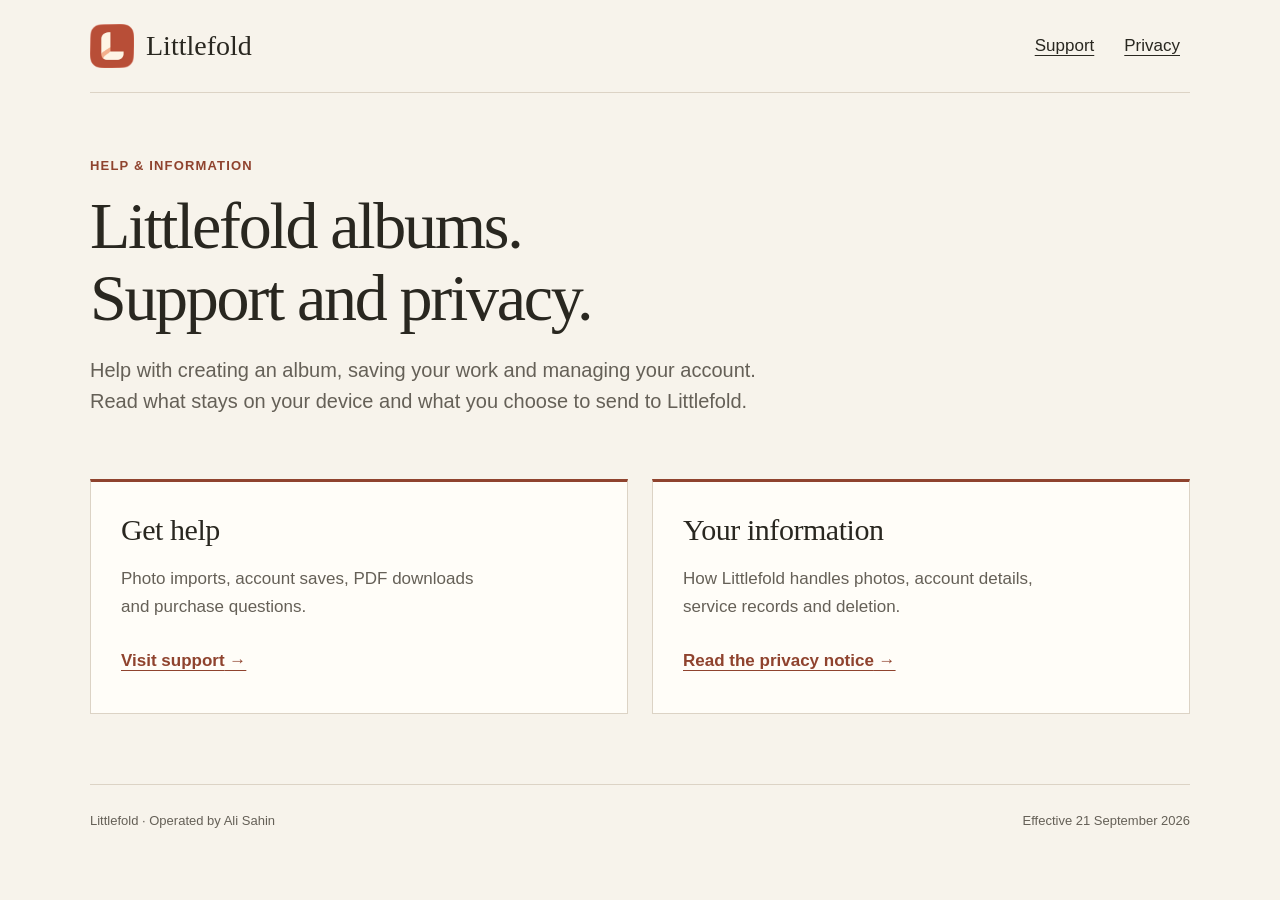
<file: index.html>
<!doctype html>
<html lang="en">
<head>
  <meta charset="utf-8">
  <meta name="viewport" content="width=device-width, initial-scale=1">
  <meta name="referrer" content="no-referrer">
  <meta http-equiv="Content-Security-Policy" content="default-src 'none'; style-src 'self'; img-src 'self'; base-uri 'none'; form-action 'none'">

  <meta name="description" content="Help with Littlefold albums, account saves and PDFs, and an explanation of how your information is handled.">
  <title>Littlefold — Support & privacy</title>
  <link rel="icon" href="brand/littlefold.png" type="image/png">
  <link rel="stylesheet" href="styles.css">
</head>
<body>
  <a class="skip" href="#main">Skip to content</a>

  <header class="shell site-header">
    <a class="brand" href="index.html"><img src="brand/littlefold.png" alt="" width="44" height="44"><span>Littlefold</span></a>
    <nav aria-label="Main navigation"><a href="support.html">Support</a><a href="privacy.html">Privacy</a></nav>
  </header>
  <main id="main" class="shell" tabindex="-1"><div class="hero">
  <p class="eyebrow">Help &amp; information</p>
  <h1>Littlefold albums.<br>Support and privacy.</h1>
  <p class="lead">Help with creating an album, saving your work and managing your account. Read what stays on your device and what you choose to send to Littlefold.</p>
</div>
<div class="cards">
  <section class="card">
    <h2>Get help</h2>
    <p>Photo imports, account saves, PDF downloads and purchase questions.</p>
    <a href="support.html">Visit support <span aria-hidden="true">&nbsp;→</span></a>
  </section>
  <section class="card">
    <h2>Your information</h2>
    <p>How Littlefold handles photos, account details, service records and deletion.</p>
    <a href="privacy.html">Read the privacy notice <span aria-hidden="true">&nbsp;→</span></a>
  </section>
</div>
</main>
  <footer class="shell site-footer"><p>Littlefold · Operated by Ali Sahin</p><p>Effective 21 September 2026</p></footer>
</body>
</html>
</file>
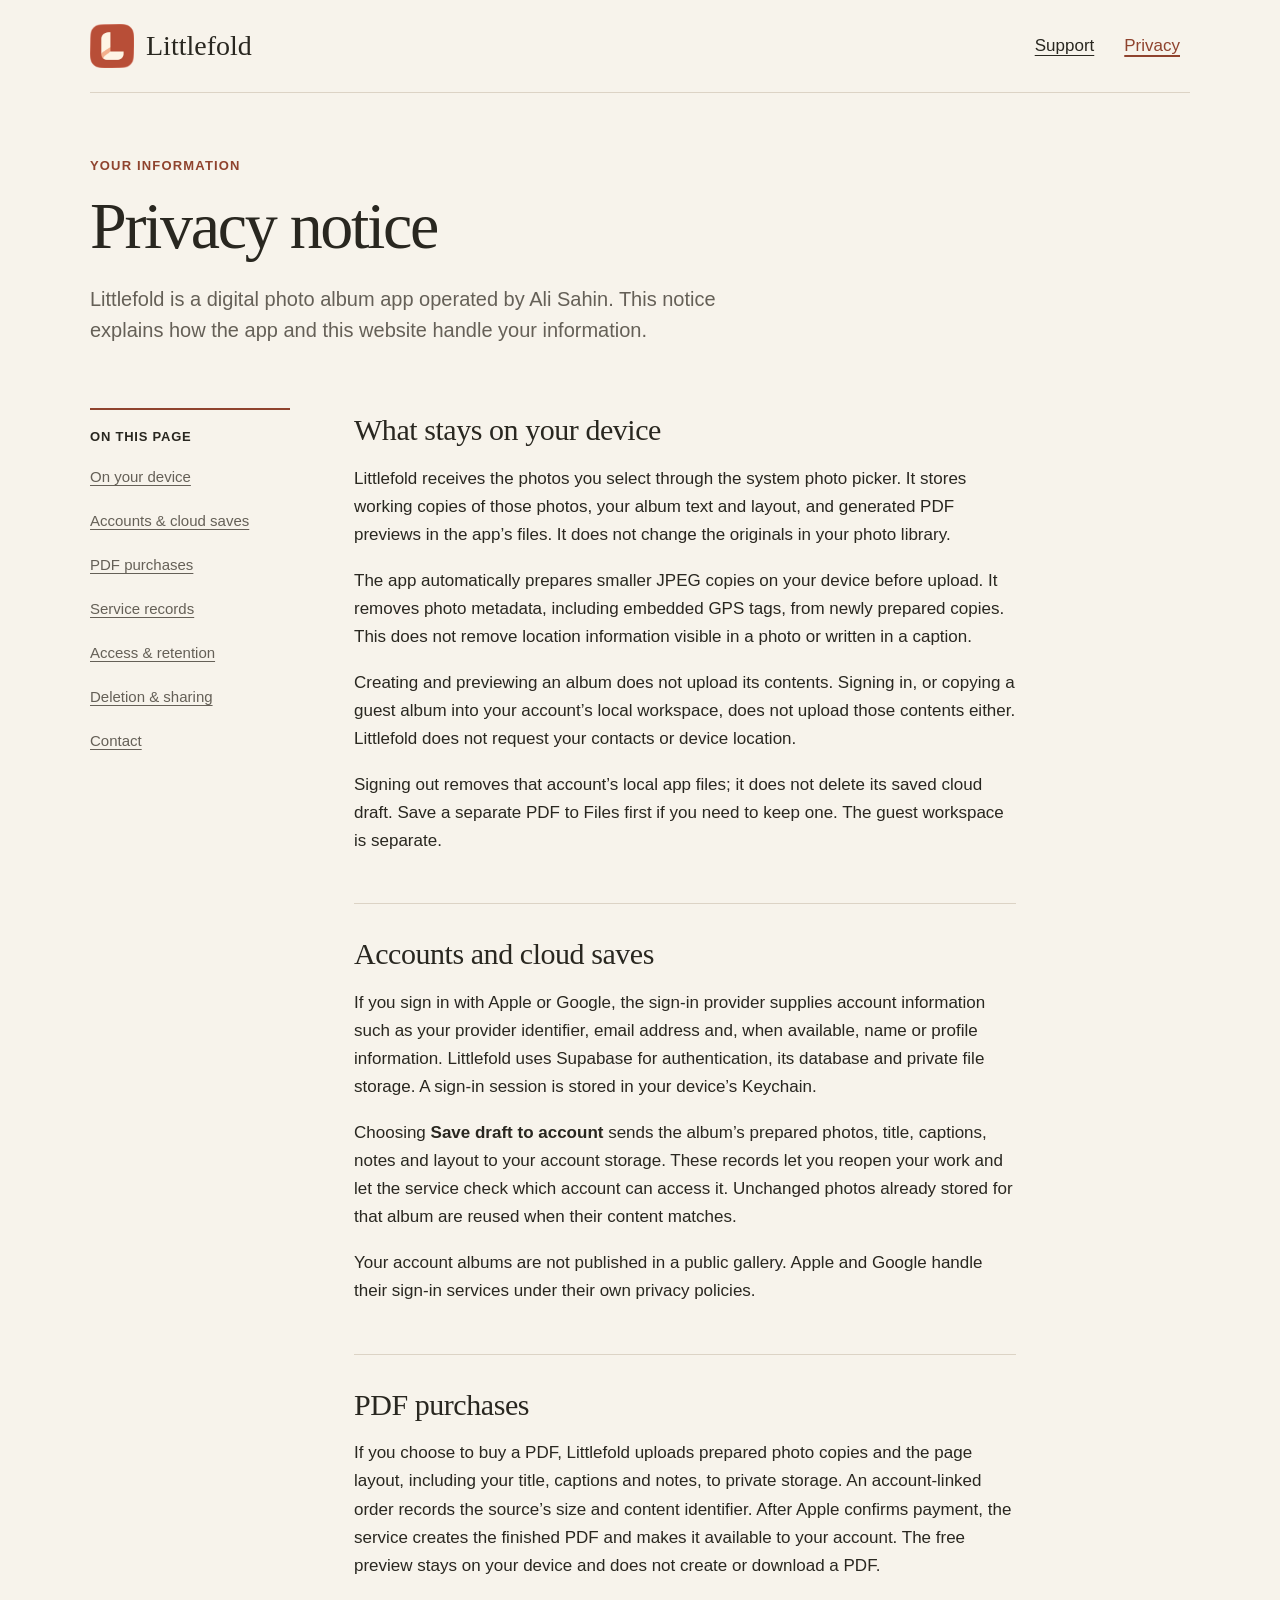
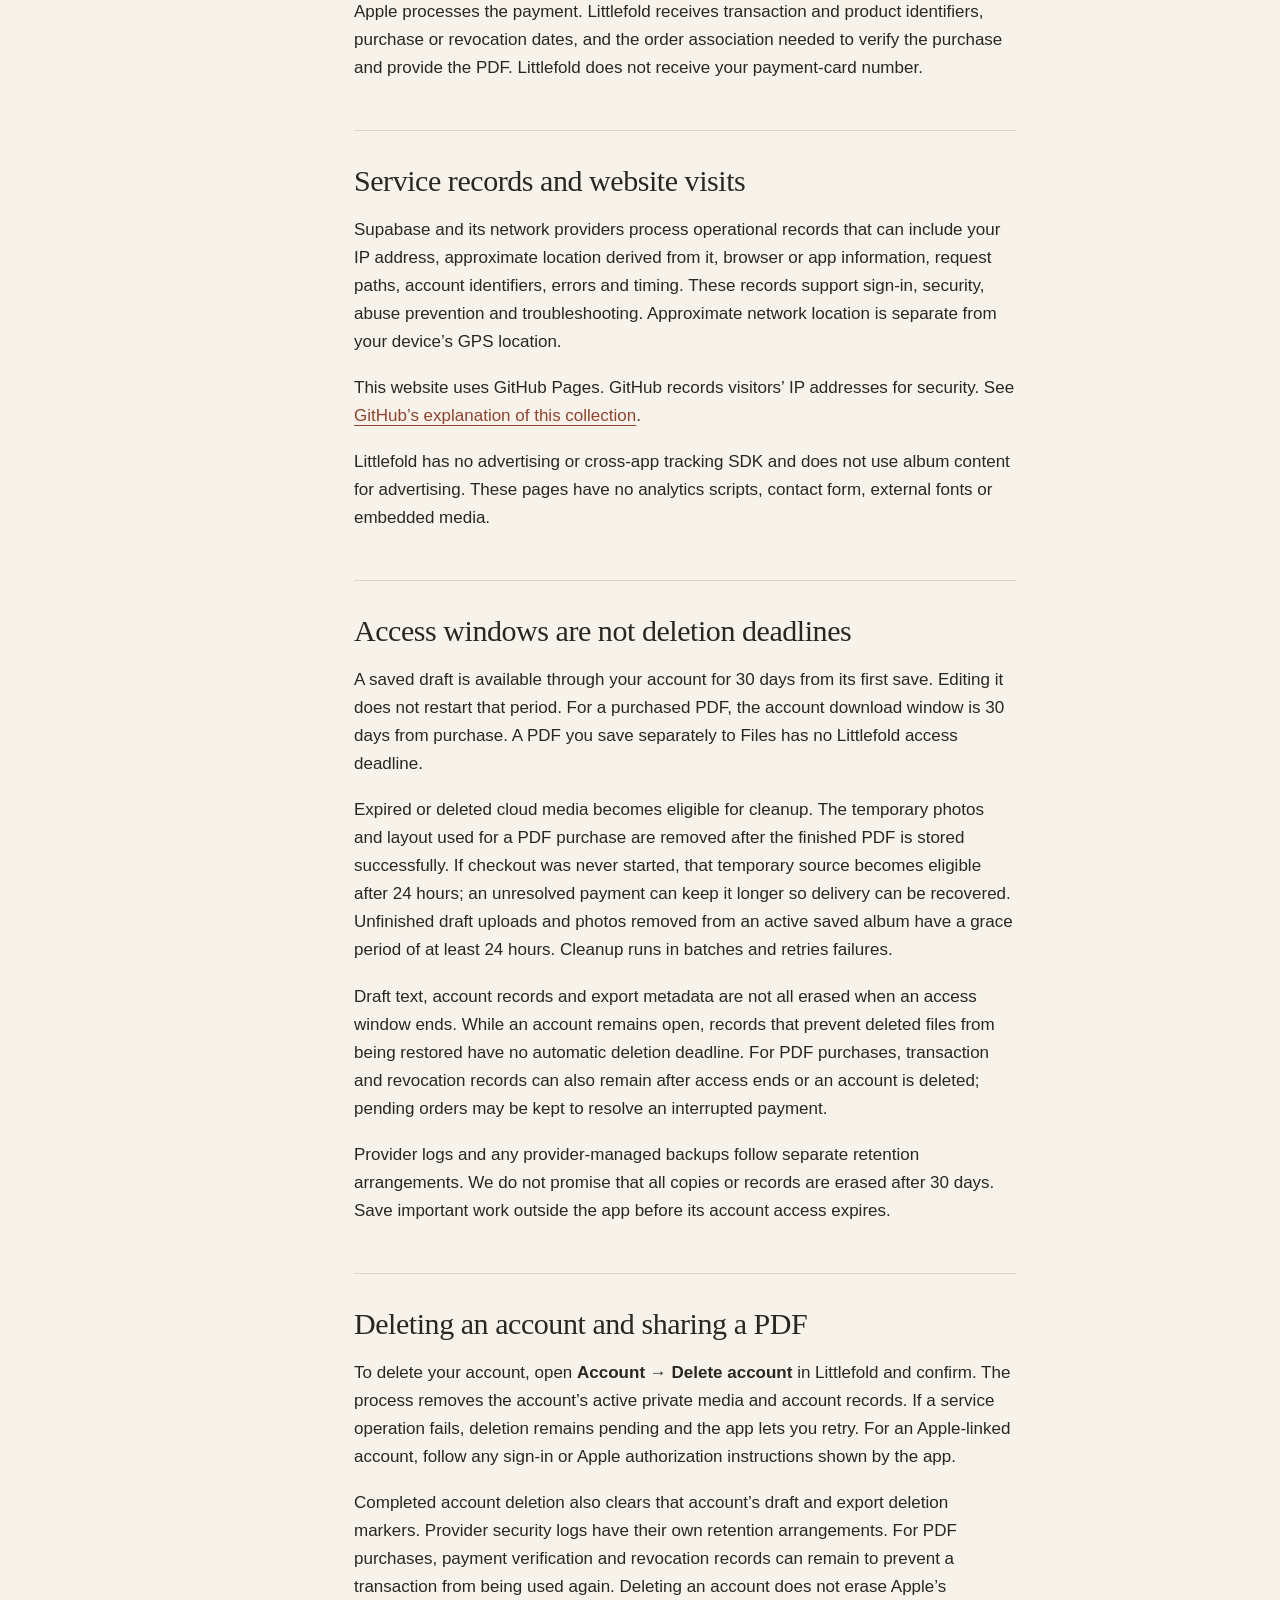
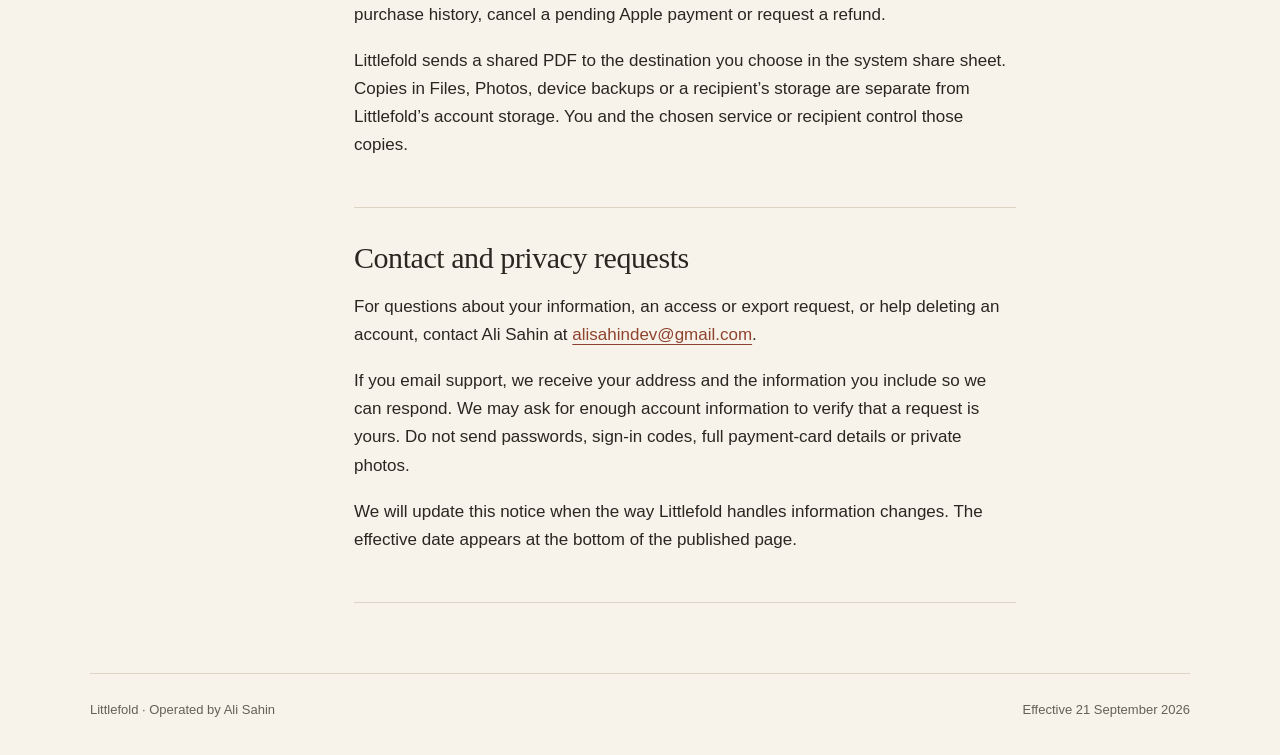
<file: privacy.html>
<!doctype html>
<html lang="en">
<head>
  <meta charset="utf-8">
  <meta name="viewport" content="width=device-width, initial-scale=1">
  <meta name="referrer" content="no-referrer">
  <meta http-equiv="Content-Security-Policy" content="default-src 'none'; style-src 'self'; img-src 'self'; base-uri 'none'; form-action 'none'">

  <meta name="description" content="Help with Littlefold albums, account saves and PDFs, and an explanation of how your information is handled.">
  <title>Privacy — Littlefold</title>
  <link rel="icon" href="brand/littlefold.png" type="image/png">
  <link rel="stylesheet" href="styles.css">
</head>
<body>
  <a class="skip" href="#main">Skip to content</a>

  <header class="shell site-header">
    <a class="brand" href="index.html"><img src="brand/littlefold.png" alt="" width="44" height="44"><span>Littlefold</span></a>
    <nav aria-label="Main navigation"><a href="support.html">Support</a><a href="privacy.html" aria-current="page">Privacy</a></nav>
  </header>
  <main id="main" class="shell" tabindex="-1"><div class="hero">
  <p class="eyebrow">Your information</p>
  <h1>Privacy notice</h1>
  <p class="lead">Littlefold is a digital photo album app operated by Ali Sahin. This notice explains how the app and this website handle your information.</p>
</div>
<div class="reading-layout">
  <nav class="contents" aria-label="On this page"><p>On this page</p><div>
    <a href="#device">On your device</a><a href="#account">Accounts &amp; cloud saves</a><a href="#payments">PDF purchases</a><a href="#records">Service records</a><a href="#retention">Access &amp; retention</a><a href="#deletion">Deletion &amp; sharing</a><a href="#contact">Contact</a>
  </div></nav>
  <div class="prose">
    <section id="device">
      <h2>What stays on your device</h2>
      <p>Littlefold receives the photos you select through the system photo picker. It stores working copies of those photos, your album text and layout, and generated PDF previews in the app’s files. It does not change the originals in your photo library.</p>
      <p>The app automatically prepares smaller JPEG copies on your device before upload. It removes photo metadata, including embedded GPS tags, from newly prepared copies. This does not remove location information visible in a photo or written in a caption.</p>
      <p>Creating and previewing an album does not upload its contents. Signing in, or copying a guest album into your account’s local workspace, does not upload those contents either. Littlefold does not request your contacts or device location.</p>
      <p>Signing out removes that account’s local app files; it does not delete its saved cloud draft. Save a separate PDF to Files first if you need to keep one. The guest workspace is separate.</p>
    </section>
    <section id="account">
      <h2>Accounts and cloud saves</h2>
      <p>If you sign in with Apple or Google, the sign-in provider supplies account information such as your provider identifier, email address and, when available, name or profile information. Littlefold uses Supabase for authentication, its database and private file storage. A sign-in session is stored in your device’s Keychain.</p>
      <p>Choosing <strong>Save draft to account</strong> sends the album’s prepared photos, title, captions, notes and layout to your account storage. These records let you reopen your work and let the service check which account can access it. Unchanged photos already stored for that album are reused when their content matches.</p>
      <p>Your account albums are not published in a public gallery. Apple and Google handle their sign-in services under their own privacy policies.</p>
    </section>
    <section id="payments">
      <h2>PDF purchases</h2>
      <p>If you choose to buy a PDF, Littlefold uploads prepared photo copies and the page layout, including your title, captions and notes, to private storage. An account-linked order records the source’s size and content identifier. After Apple confirms payment, the service creates the finished PDF and makes it available to your account. The free preview stays on your device and does not create or download a PDF.</p>
      <p>Apple processes the payment. Littlefold receives transaction and product identifiers, purchase or revocation dates, and the order association needed to verify the purchase and provide the PDF. Littlefold does not receive your payment-card number.</p>
    </section>
    <section id="records">
      <h2>Service records and website visits</h2>
      <p>Supabase and its network providers process operational records that can include your IP address, approximate location derived from it, browser or app information, request paths, account identifiers, errors and timing. These records support sign-in, security, abuse prevention and troubleshooting. Approximate network location is separate from your device’s GPS location.</p>
      <p>This website uses GitHub Pages. GitHub records visitors’ IP addresses for security. See <a href="https://docs.github.com/en/pages/getting-started-with-github-pages/what-is-github-pages#data-collection">GitHub’s explanation of this collection</a>.</p>
      <p>Littlefold has no advertising or cross-app tracking SDK and does not use album content for advertising. These pages have no analytics scripts, contact form, external fonts or embedded media.</p>
    </section>
    <section id="retention">
      <h2>Access windows are not deletion deadlines</h2>
      <p>A saved draft is available through your account for 30 days from its first save. Editing it does not restart that period. For a purchased PDF, the account download window is 30 days from purchase. A PDF you save separately to Files has no Littlefold access deadline.</p>
      <p>Expired or deleted cloud media becomes eligible for cleanup. The temporary photos and layout used for a PDF purchase are removed after the finished PDF is stored successfully. If checkout was never started, that temporary source becomes eligible after 24 hours; an unresolved payment can keep it longer so delivery can be recovered. Unfinished draft uploads and photos removed from an active saved album have a grace period of at least 24 hours. Cleanup runs in batches and retries failures.</p>
      <p>Draft text, account records and export metadata are not all erased when an access window ends. While an account remains open, records that prevent deleted files from being restored have no automatic deletion deadline. For PDF purchases, transaction and revocation records can also remain after access ends or an account is deleted; pending orders may be kept to resolve an interrupted payment.</p>
      <p>Provider logs and any provider-managed backups follow separate retention arrangements. We do not promise that all copies or records are erased after 30 days. Save important work outside the app before its account access expires.</p>
    </section>
    <section id="deletion">
      <h2>Deleting an account and sharing a PDF</h2>
      <p>To delete your account, open <strong>Account → Delete account</strong> in Littlefold and confirm. The process removes the account’s active private media and account records. If a service operation fails, deletion remains pending and the app lets you retry. For an Apple-linked account, follow any sign-in or Apple authorization instructions shown by the app.</p>
      <p>Completed account deletion also clears that account’s draft and export deletion markers. Provider security logs have their own retention arrangements. For PDF purchases, payment verification and revocation records can remain to prevent a transaction from being used again. Deleting an account does not erase Apple’s purchase history, cancel a pending Apple payment or request a refund.</p>
      <p>Littlefold sends a shared PDF to the destination you choose in the system share sheet. Copies in Files, Photos, device backups or a recipient’s storage are separate from Littlefold’s account storage. You and the chosen service or recipient control those copies.</p>
    </section>
    <section id="contact">
      <h2>Contact and privacy requests</h2>
      <p>For questions about your information, an access or export request, or help deleting an account, contact Ali Sahin at <a href="mailto:alisahindev@gmail.com">alisahindev@gmail.com</a>.</p>
      <p>If you email support, we receive your address and the information you include so we can respond. We may ask for enough account information to verify that a request is yours. Do not send passwords, sign-in codes, full payment-card details or private photos.</p>
      <p>We will update this notice when the way Littlefold handles information changes. The effective date appears at the bottom of the published page.</p>
    </section>
  </div>
</div>
</main>
  <footer class="shell site-footer"><p>Littlefold · Operated by Ali Sahin</p><p>Effective 21 September 2026</p></footer>
</body>
</html>
</file>
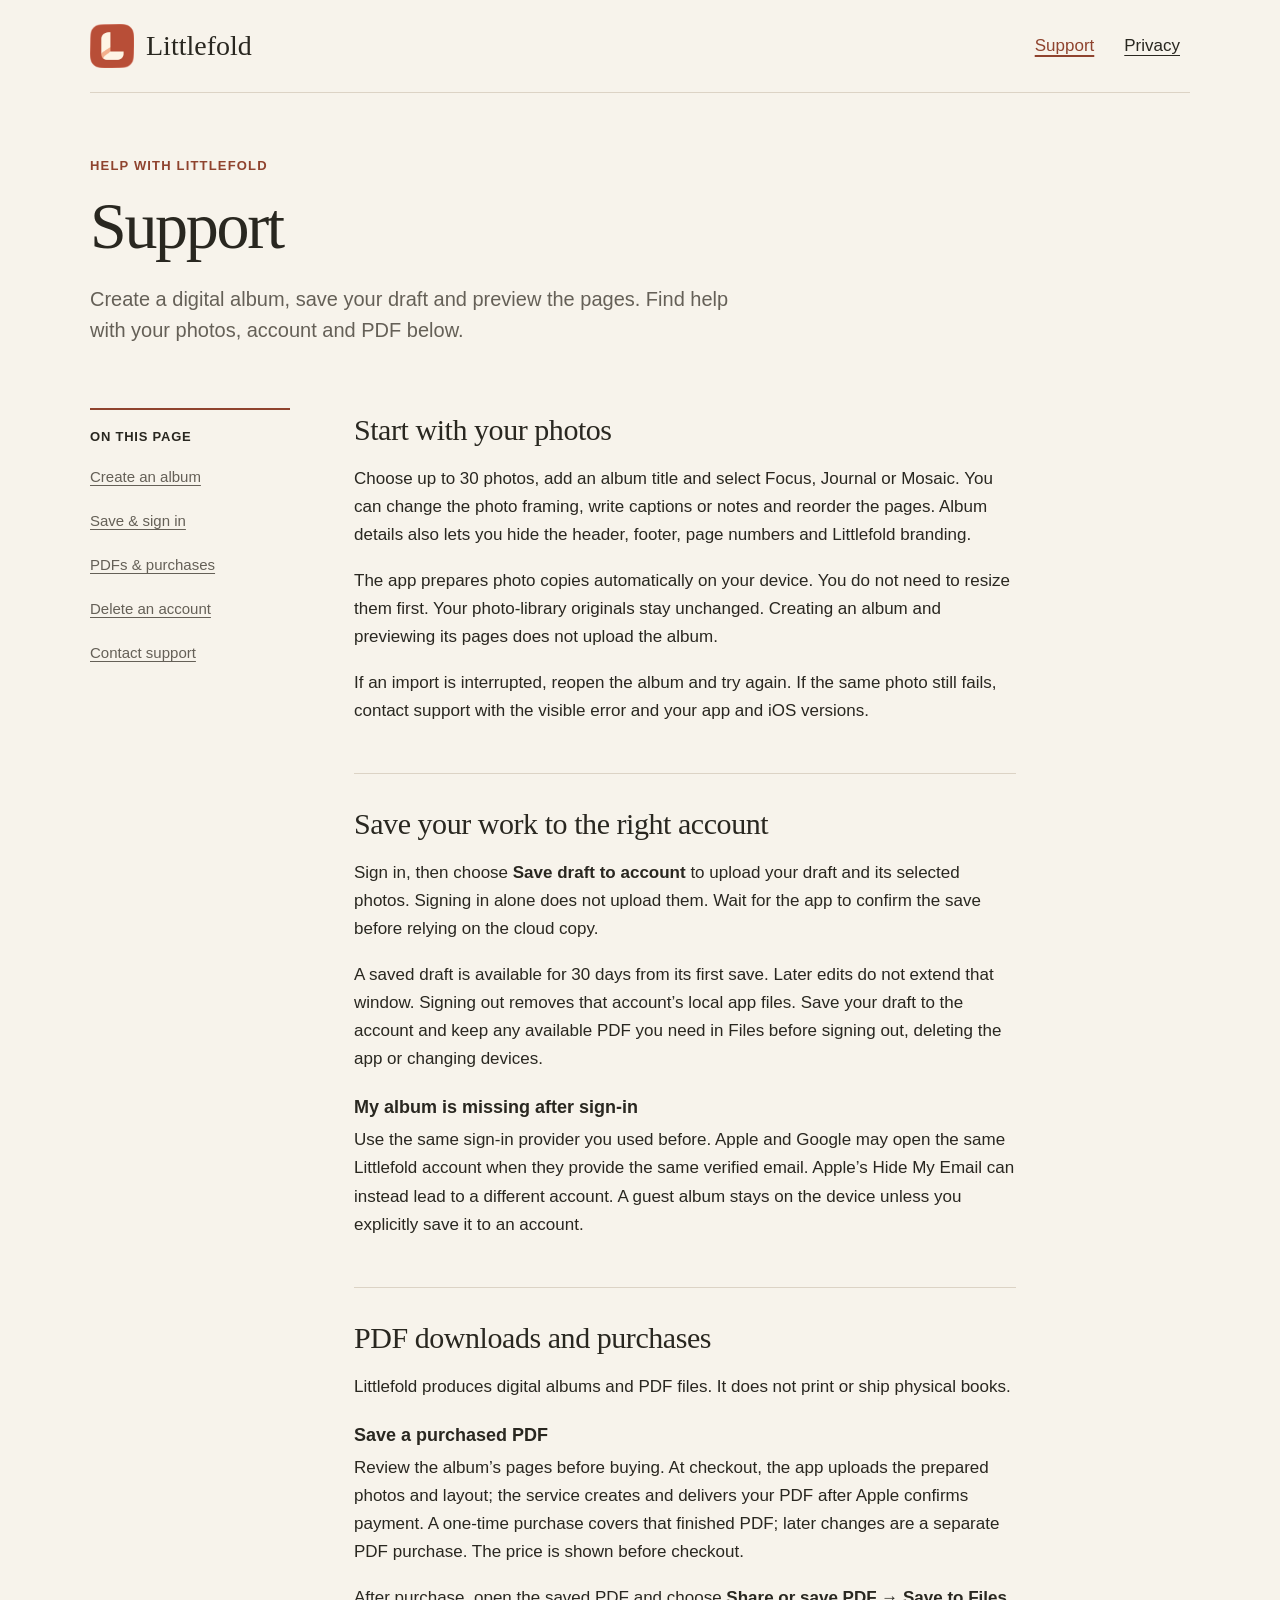
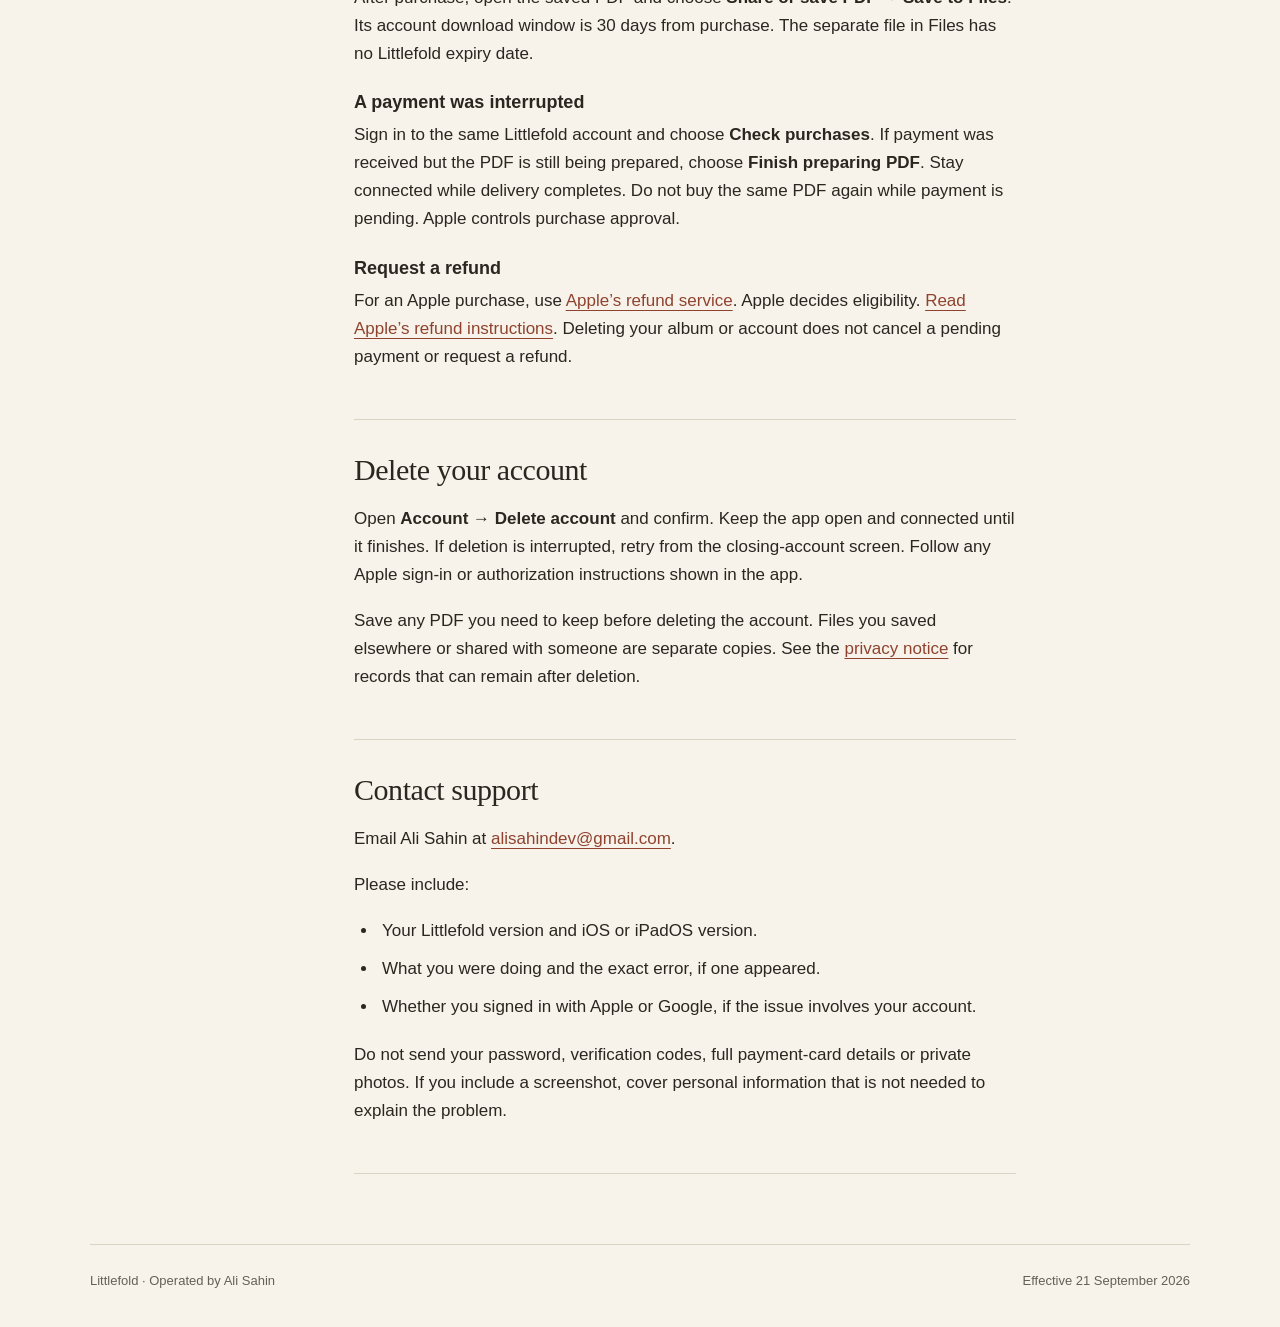
<file: support.html>
<!doctype html>
<html lang="en">
<head>
  <meta charset="utf-8">
  <meta name="viewport" content="width=device-width, initial-scale=1">
  <meta name="referrer" content="no-referrer">
  <meta http-equiv="Content-Security-Policy" content="default-src 'none'; style-src 'self'; img-src 'self'; base-uri 'none'; form-action 'none'">

  <meta name="description" content="Help with Littlefold albums, account saves and PDFs, and an explanation of how your information is handled.">
  <title>Support — Littlefold</title>
  <link rel="icon" href="brand/littlefold.png" type="image/png">
  <link rel="stylesheet" href="styles.css">
</head>
<body>
  <a class="skip" href="#main">Skip to content</a>

  <header class="shell site-header">
    <a class="brand" href="index.html"><img src="brand/littlefold.png" alt="" width="44" height="44"><span>Littlefold</span></a>
    <nav aria-label="Main navigation"><a href="support.html" aria-current="page">Support</a><a href="privacy.html">Privacy</a></nav>
  </header>
  <main id="main" class="shell" tabindex="-1"><div class="hero">
  <p class="eyebrow">Help with Littlefold</p>
  <h1>Support</h1>
  <p class="lead">Create a digital album, save your draft and preview the pages. Find help with your photos, account and PDF below.</p>
</div>
<div class="reading-layout">
  <nav class="contents" aria-label="On this page"><p>On this page</p><div>
    <a href="#create">Create an album</a><a href="#save">Save &amp; sign in</a><a href="#pdf">PDFs &amp; purchases</a><a href="#delete">Delete an account</a><a href="#contact">Contact support</a>
  </div></nav>
  <div class="prose">
    <section id="create">
      <h2>Start with your photos</h2>
      <p>Choose up to 30 photos, add an album title and select Focus, Journal or Mosaic. You can change the photo framing, write captions or notes and reorder the pages. Album details also lets you hide the header, footer, page numbers and Littlefold branding.</p>
      <p>The app prepares photo copies automatically on your device. You do not need to resize them first. Your photo-library originals stay unchanged. Creating an album and previewing its pages does not upload the album.</p>
      <p>If an import is interrupted, reopen the album and try again. If the same photo still fails, contact support with the visible error and your app and iOS versions.</p>
    </section>
    <section id="save">
      <h2>Save your work to the right account</h2>
      <p>Sign in, then choose <strong>Save draft to account</strong> to upload your draft and its selected photos. Signing in alone does not upload them. Wait for the app to confirm the save before relying on the cloud copy.</p>
      <p>A saved draft is available for 30 days from its first save. Later edits do not extend that window. Signing out removes that account’s local app files. Save your draft to the account and keep any available PDF you need in Files before signing out, deleting the app or changing devices.</p>
      <h3>My album is missing after sign-in</h3>
      <p>Use the same sign-in provider you used before. Apple and Google may open the same Littlefold account when they provide the same verified email. Apple’s Hide My Email can instead lead to a different account. A guest album stays on the device unless you explicitly save it to an account.</p>
    </section>
    <section id="pdf">
      <h2>PDF downloads and purchases</h2>
      <p>Littlefold produces digital albums and PDF files. It does not print or ship physical books.</p>
      <h3>Save a purchased PDF</h3>
      <p>Review the album’s pages before buying. At checkout, the app uploads the prepared photos and layout; the service creates and delivers your PDF after Apple confirms payment. A one-time purchase covers that finished PDF; later changes are a separate PDF purchase. The price is shown before checkout.</p>
      <p>After purchase, open the saved PDF and choose <strong>Share or save PDF → Save to Files</strong>. Its account download window is 30 days from purchase. The separate file in Files has no Littlefold expiry date.</p>
      <h3>A payment was interrupted</h3>
      <p>Sign in to the same Littlefold account and choose <strong>Check purchases</strong>. If payment was received but the PDF is still being prepared, choose <strong>Finish preparing PDF</strong>. Stay connected while delivery completes. Do not buy the same PDF again while payment is pending. Apple controls purchase approval.</p>
      <h3>Request a refund</h3>
      <p>For an Apple purchase, use <a href="https://reportaproblem.apple.com/">Apple’s refund service</a>. Apple decides eligibility. <a href="https://support.apple.com/en-us/118223">Read Apple’s refund instructions</a>. Deleting your album or account does not cancel a pending payment or request a refund.</p>
    </section>
    <section id="delete">
      <h2>Delete your account</h2>
      <p>Open <strong>Account → Delete account</strong> and confirm. Keep the app open and connected until it finishes. If deletion is interrupted, retry from the closing-account screen. Follow any Apple sign-in or authorization instructions shown in the app.</p>
      <p>Save any PDF you need to keep before deleting the account. Files you saved elsewhere or shared with someone are separate copies. See the <a href="privacy.html#retention">privacy notice</a> for records that can remain after deletion.</p>
    </section>
    <section id="contact">
      <h2>Contact support</h2>
      <p>Email Ali Sahin at <a href="mailto:alisahindev@gmail.com">alisahindev@gmail.com</a>.</p>
      <p>Please include:</p>
      <ul><li>Your Littlefold version and iOS or iPadOS version.</li><li>What you were doing and the exact error, if one appeared.</li><li>Whether you signed in with Apple or Google, if the issue involves your account.</li></ul>
      <p>Do not send your password, verification codes, full payment-card details or private photos. If you include a screenshot, cover personal information that is not needed to explain the problem.</p>
    </section>
  </div>
</div>
</main>
  <footer class="shell site-footer"><p>Littlefold · Operated by Ali Sahin</p><p>Effective 21 September 2026</p></footer>
</body>
</html>
</file>
<file: styles.css>
:root {
  color-scheme: light;
  --cream: #f7f3eb;
  --paper: #fffdf8;
  --ink: #292720;
  --muted: #656057;
  --rust: #8f432e;
  --line: #dcd3c5;
  font-family: -apple-system, BlinkMacSystemFont, "Segoe UI", sans-serif;
  color: var(--ink);
  background: var(--cream);
  font-synthesis: none;
}
* { box-sizing: border-box; }
body { margin: 0; font-size: 17px; line-height: 1.65; }
.shell { width: min(1100px, calc(100% - 64px)); margin-inline: auto; }
a { color: var(--rust); text-underline-offset: .22em; text-decoration-thickness: 1px; overflow-wrap: anywhere; }
a:hover { text-decoration-thickness: 2px; }
:focus-visible { outline: 3px solid var(--rust); outline-offset: 5px; border-radius: 2px; }
.skip { position: absolute; top: 8px; left: 16px; padding: 12px 18px; background: var(--paper); transform: translateY(-200%); z-index: 10; }
.skip:focus { transform: none; }
.draft { background: #eee0d3; padding-block: 10px; font-size: 14px; }
.site-header { display: flex; align-items: center; justify-content: space-between; gap: 20px; padding-block: 24px; border-bottom: 1px solid var(--line); }
.brand { display: inline-flex; align-items: center; gap: 12px; text-decoration: none; color: var(--ink); font: 28px Georgia, "Times New Roman", serif; }
.brand img { display: block; flex: none; }
.site-header nav { display: flex; gap: 10px; flex-wrap: wrap; }
.site-header nav a { display: inline-flex; min-height: 44px; align-items: center; padding-inline: 10px; color: var(--ink); }
.site-header nav a[aria-current] { color: var(--rust); text-decoration-thickness: 2px; }
.hero { padding-block: 62px 44px; max-width: 790px; }
.eyebrow { color: var(--rust); font-size: 13px; letter-spacing: .09em; text-transform: uppercase; font-weight: 650; margin: 0 0 14px; }
h1, h2, h3 { line-height: 1.18; text-wrap: balance; }
h1 { font: normal clamp(42px, 5.4vw, 66px)/1.08 Georgia, "Times New Roman", serif; letter-spacing: -.035em; margin: 0 0 22px; }
h2 { font: normal 30px/1.23 Georgia, "Times New Roman", serif; letter-spacing: -.015em; margin: 0 0 16px; }
h3 { font-size: 18px; margin: 24px 0 8px; }
p { margin: 0 0 18px; }
.lead { font-size: 20px; line-height: 1.55; max-width: 60ch; color: var(--muted); }
.reading-layout { display: grid; grid-template-columns: 200px minmax(0, 1fr); gap: 64px; padding-bottom: 70px; align-items: start; }
.contents { border-top: 2px solid var(--rust); padding-top: 16px; position: sticky; top: 24px; }
.contents p { font-size: 13px; font-weight: 650; text-transform: uppercase; letter-spacing: .06em; margin-bottom: 8px; }
.contents a { display: flex; align-items: center; min-height: 44px; padding-block: 8px; font-size: 15px; color: var(--muted); }
.prose { max-width: 70ch; min-width: 0; }
.prose section { scroll-margin-top: 24px; padding-block: 4px 30px; margin-bottom: 28px; border-bottom: 1px solid var(--line); }
.prose section:last-child { margin-bottom: 0; }
ul, ol { padding-left: 24px; margin: 0 0 20px; }
li { padding-left: 4px; margin-bottom: 10px; }
.note { border-left: 3px solid var(--rust); padding: 16px 20px; background: #eee7dc; margin-block: 20px; }
.note p:last-child { margin-bottom: 0; }
.pending { font-weight: 600; color: var(--rust); }
.cards { display: grid; grid-template-columns: 1fr 1fr; gap: 24px; padding-bottom: 70px; }
.card { background: var(--paper); border: 1px solid var(--line); border-top: 3px solid var(--rust); padding: 30px; }
.card p { max-width: 40ch; color: var(--muted); }
.card a { display: inline-flex; align-items: center; min-height: 44px; font-weight: 600; }
.site-footer { border-top: 1px solid var(--line); padding-block: 25px 35px; display: flex; justify-content: space-between; flex-wrap: wrap; gap: 12px 32px; color: var(--muted); font-size: 13px; }
.site-footer p { margin: 0; }
@media (max-width: 760px) {
  .shell { width: calc(100% - 40px); }
  .site-header { padding-block: 18px; }
  .brand { font-size: 25px; gap: 9px; }
  .site-header nav { gap: 0; }
  .site-header nav a { padding-inline: 8px; font-size: 15px; }
  .hero { padding-block: 40px 28px; }
  .lead { font-size: 18px; }
  .reading-layout { grid-template-columns: minmax(0, 1fr); gap: 30px; padding-bottom: 40px; }
  .contents { position: static; }
  .contents div { display: flex; flex-wrap: wrap; gap: 0 22px; }
  .cards { grid-template-columns: minmax(0, 1fr); gap: 16px; padding-bottom: 40px; }
  .card { padding: 24px; }
}
@media (max-width: 380px) {
  .site-header { align-items: flex-start; flex-direction: column; gap: 10px; }
  .site-header nav a:first-child { padding-left: 0; }
}
@media print {
  body { background: white; color: black; }
  .shell { width: 100%; }
  .site-header nav, .contents, .skip { display: none; }
  .reading-layout { display: block; }
  .prose { max-width: none; }
  .hero { padding-block: 24px; }
  a { color: inherit; }
}
</file>
